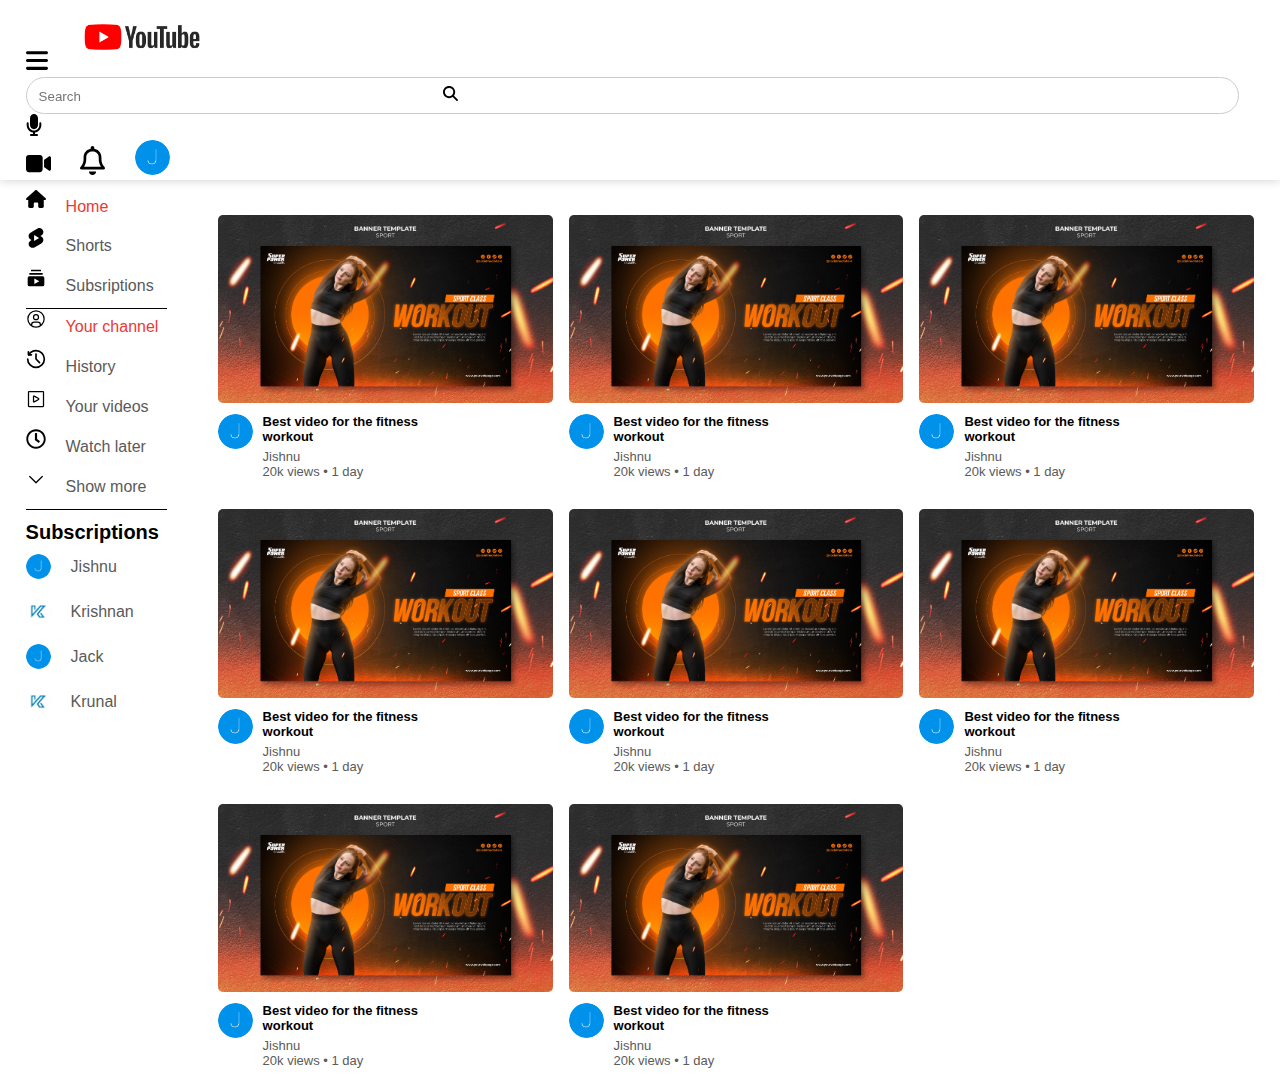
<file: index.html>
<!DOCTYPE html>
<html lang="en">
<head>
    <meta charset="UTF-8">
    <meta name="viewport" content="width=device-width, initial-scale=1.0">
    <title>Youtube Responsive</title>
    <link rel="icon" type="" href="images/youtube-favicon.svg">
    <!-- custom css -->
    <link rel="stylesheet" href="style.css">
    <!-- bootstrap css -->
    <link href="https://cdn.jsdelivr.net/npm/bootstrap@5.0.2/dist/css/bootstrap.min.css" rel="stylesheet" integrity="sha384-EVSTQN3/azprG1Anm3QDgpJLIm9Nao0Yz1ztcQTwFspd3yD65VohhpuuCOmLASjC" crossorigin="anonymous">
</head>
<body>
      <nav class="d-flex align-items-center">
        <div class="nav-left d-flex align-items-center">
          <img src="images/menu.svg" class="menu-icon" alt="menu-icon">
          <img src="images/youtubeoriginal.png" class="logo" alt="logo">
        </div>
        <div class="nav-middle d-flex align-items-center">
          <div class="search-box d-flex align-items-center">
            <input type="text" placeholder="Search">
            <img src="images/search.svg" alt="search">
          </div>
          <img src="images/mic.svg" alt="micicon" class="mic-icon">
        </div>
        <div class="nav-right d-flex align-items-center">
          <img src="images/post.svg" alt="post">
          <img src="images/notification.svg" alt="notification">
          <img src="images/j-letter.png" class="user-icon" alt="profile">
        </div>
      </nav>

    <!-- sidebar -->
  <div class="main-containerr ">
    <div class="sidebar">    
      <div class="shortcut-links d-flex flex-column pt-1">
        <a href=""><img src="images/home.svg" alt="home"><p>Home</p></a>
        <a href=""><img src="images/youtube-shorts.svg" alt="shorts"><p>Shorts</p></a>
        <a href=""><img src="images/youtube-subscription.svg" alt="Subsriptions"><p>Subsriptions</p></a>
      </div>
      <hr>
      <div class="shortcut-links">
        <a href=""><img src="images/user-avatar.svg" alt="my channel"><p>Your channel</p></a>
        <a href=""><img src="images/history.svg" alt="historty"><p>History</p></a>
        <a href=""><img src="images/media-video.svg" alt="videos"><p>Your videos</p></a>
        <a href=""><img src="images/clock.svg" alt="watch"><p>Watch later</p></a>
        <a href=""><img src="images/caret-down.svg" alt="ahow"><p>Show more</p></a>
      </div>
      <hr>
      <div class="subscribed-list">
        <h3>Subscriptions</h3>
        <a href=""><img src="images/j-letter.png" alt="Jishnu"><p>Jishnu</p></a>
        <a href=""><img src="images/k-letter.png" alt="krishnan"><p>Krishnan</p></a>
        <a href=""><img src="images/j-letter.png" alt="jack"><p>Jack</p></a>
        <a href=""><img src="images/k-letter.png" alt="krunal"><p>Krunal</p></a>
      </div>
    </div>

    <!-- main -->
    <div class="containerr">
      
      <div class="list-containerr">
        <!-- video 1 -->
        <div class="vid-list">
          <a href="play-video.html"><img src="images/thumbnail.jpg" alt="thumbnail" class="thumbnail"></a>
          <div class="flex-div">
            <img src="images/j-letter.png" alt="">
            <div class="vid-info">
              <a href="play-video.html">Best video for the fitness workout</a>
              <p>Jishnu</p>
              <p>20k views &bull; 1 day</p>
            </div>
          </div>
        </div>
        <!-- video 2 -->
        <div class="vid-list">
          <a href="play-video.html"><img src="images/thumbnail.jpg" alt="thumbnail" class="thumbnail"></a>
          <div class="flex-div">
            <img src="images/j-letter.png" alt="">
            <div class="vid-info">
              <a href="play-video.html">Best video for the fitness workout</a>
              <p>Jishnu</p>
              <p>20k views &bull; 1 day</p>
            </div>
          </div>
        </div>
        <!-- video 3 -->
        <div class="vid-list">
          <a href="play-video.html"><img src="images/thumbnail.jpg" alt="thumbnail" class="thumbnail"></a>
          <div class="flex-div">
            <img src="images/j-letter.png" alt="">
            <div class="vid-info">
              <a href="play-video.html">Best video for the fitness workout</a>
              <p>Jishnu</p>
              <p>20k views &bull; 1 day</p>
            </div>
          </div>
        </div>
        <!-- video 4 -->
        <div class="vid-list">
          <a href="play-video.html"><img src="images/thumbnail.jpg" alt="thumbnail" class="thumbnail"></a>
          <div class="flex-div">
            <img src="images/j-letter.png" alt="">
            <div class="vid-info">
              <a href="play-video.html">Best video for the fitness workout</a>
              <p>Jishnu</p>
              <p>20k views &bull; 1 day</p>
            </div>
          </div>
        </div>
        <!-- video 5 -->
        <div class="vid-list">
          <a href="play-video.html"><img src="images/thumbnail.jpg" alt="thumbnail" class="thumbnail"></a>
          <div class="flex-div">
            <img src="images/j-letter.png" alt="">
            <div class="vid-info">
              <a href="play-video.html">Best video for the fitness workout</a>
              <p>Jishnu</p>
              <p>20k views &bull; 1 day</p>
            </div>
          </div>
        </div>
        <!-- video 6 -->
        <div class="vid-list">
          <a href="play-video.html"><img src="images/thumbnail.jpg" alt="thumbnail" class="thumbnail"></a>
          <div class="flex-div">
            <img src="images/j-letter.png" alt="">
            <div class="vid-info">
              <a href="play-video.html">Best video for the fitness workout</a>
              <p>Jishnu</p>
              <p>20k views &bull; 1 day</p>
            </div>
          </div>
        </div>
        <!-- video 7 -->
        <div class="vid-list">
          <a href="play-video.html"><img src="images/thumbnail.jpg" alt="thumbnail" class="thumbnail"></a>
          <div class="flex-div">
            <img src="images/j-letter.png" alt="">
            <div class="vid-info">
              <a href="play-video.html">Best video for the fitness workout</a>
              <p>Jishnu</p>
              <p>20k views &bull; 1 day</p>
            </div>
          </div>
        </div>
        <!-- video 8 -->
        <div class="vid-list">
          <a href="play-video.html"><img src="images/thumbnail.jpg" alt="thumbnail" class="thumbnail"></a>
          <div class="flex-div">
            <img src="images/j-letter.png" alt="">
            <div class="vid-info">
              <a href="play-video.html">Best video for the fitness workout</a>
              <p>Jishnu</p>
              <p>20k views &bull; 1 day</p>
            </div>
          </div>
        </div>
        

      </div>
    </div>
  </div>



    <script src="youtube.js"></script>
    <!-- bootstrap script -->
    <script src="https://cdn.jsdelivr.net/npm/bootstrap@5.0.2/dist/js/bootstrap.bundle.min.js" integrity="sha384-MrcW6ZMFYlzcLA8Nl+NtUVF0sA7MsXsP1UyJoMp4YLEuNSfAP+JcXn/tWtIaxVXM" crossorigin="anonymous"></script>
</body>
</html>
</file>
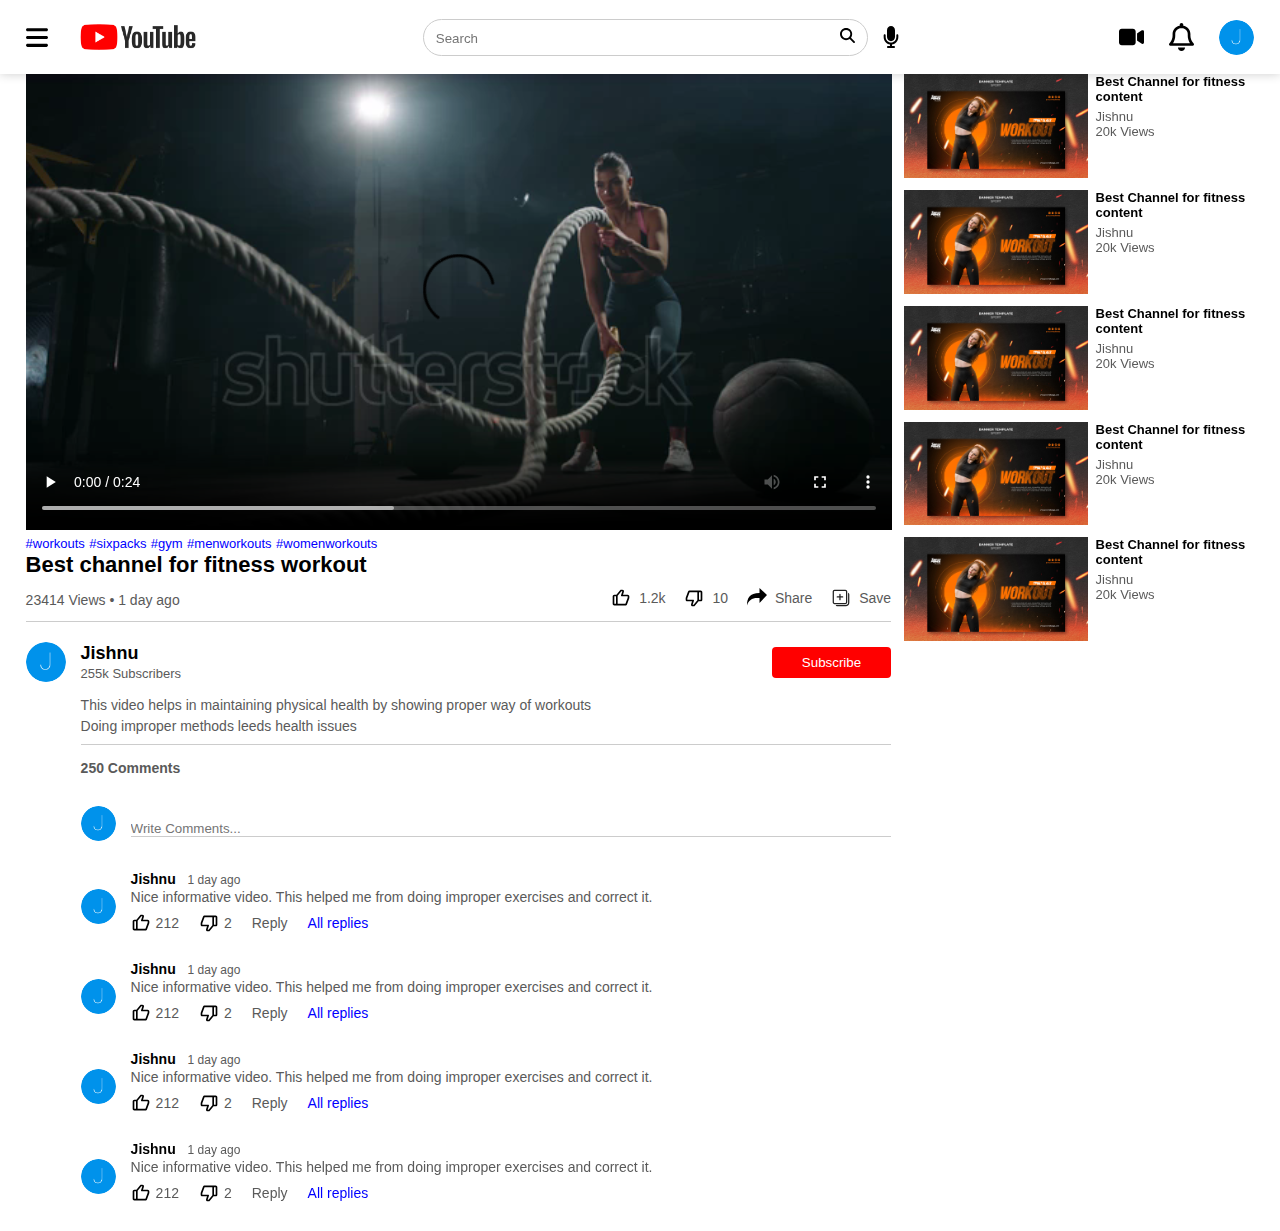
<file: play-video.html>
<!DOCTYPE html>
<html lang="en">
<head>
    <meta charset="UTF-8">
    <meta name="viewport" content="width=device-width, initial-scale=1.0">
    <title>Play Best video for the fitness workout</title>
    <link rel="icon" type="" href="images/youtube-favicon.svg">
    <!-- custom css -->
    <link rel="stylesheet" href="style.css">
</head>
<body>
    <nav class="d-flex align-items-center flex-div">
        <div class="nav-left d-flex align-items-center flex-div">
          <img src="images/menu.svg" class="menu-icon" alt="menu-icon">
          <img src="images/youtubeoriginal.png" class="logo" alt="logo">
        </div>
        <div class="nav-middle d-flex align-items-center flex-div">
          <div class="search-box d-flex align-items-center">
            <input type="text" placeholder="Search">
            <img src="images/search.svg" alt="search">
          </div>
          <img src="images/mic.svg" alt="micicon" class="mic-icon">
        </div>
        <div class="nav-right d-flex align-items-center flex-div">
          <img src="images/post.svg" alt="post">
          <img src="images/notification.svg" alt="notification">
          <img src="images/j-letter.png" class="user-icon" alt="profile">
        </div>
      </nav>

      <div class="container play-container">
        <div class="row">
            <div class="play-video">
                <video controls autoplay>
                    <source src="videos/workout-video-1.webm">
                </video>
                <div class="tags">
                    <a href="">#workouts</a>
                    <a href="">#sixpacks</a>
                    <a href="">#gym</a>
                    <a href="">#menworkouts</a>
                    <a href="">#womenworkouts</a>
                </div>
                <h3>Best channel for fitness workout</h3>
                <div class="play-video-info">
                    <p>23414 Views &bull; 1 day ago</p>
                    <div>
                        <a href=""><img src="images/like-light.svg" alt="like">1.2k</a>
                        <a href=""><img src="images/dislike.svg" alt="dislike">10</a>
                        <a href=""><img src="images/share.svg" alt="share">Share</a>
                        <a href=""><img src="images/save.svg" alt="save">Save</a>
                    </div>
                </div>
                <hr>
                <div class="publisher">
                    <img src="images/j-letter.png" alt="channel">
                    <div>
                        <p>Jishnu</p>
                        <span>255k Subscribers</span>
                    </div>
                    <button>Subscribe</button>
                </div>
                <div class="vid-description">
                    <p>This video helps in maintaining physical health by showing proper way of workouts</p>
                    <p>Doing improper methods leeds health issues</p>
                    <hr>
                    <h4>250 Comments</h4>
                    <div class="add-comment">
                        <img src="images/j-letter.png" alt="j-letter">
                        <input type="text" placeholder="Write Comments...">
                    </div>
                    <!-- comment 1 -->
                    <div class="old-comment">
                        <img src="images/j-letter.png" alt="channel">
                        <div>
                            <h3>Jishnu <span>1 day ago</span></h3>
                            <p>Nice informative video. This helped me from doing improper exercises and correct it.</p>
                            <div class="comment-action">
                                <img src="images/like-light.svg" alt="like">
                                <span>212</span>
                                <img src="images/dislike.svg" alt="dislike">
                                <span>2</span>
                                <span>Reply</span>
                                <a href="">All replies</a>
                            </div>
                        </div>
                    </div>
                    <!-- comment 2 -->
                    <div class="old-comment">
                        <img src="images/j-letter.png" alt="channel">
                        <div>
                            <h3>Jishnu <span>1 day ago</span></h3>
                            <p>Nice informative video. This helped me from doing improper exercises and correct it.</p>
                            <div class="comment-action">
                                <img src="images/like-light.svg" alt="like">
                                <span>212</span>
                                <img src="images/dislike.svg" alt="dislike">
                                <span>2</span>
                                <span>Reply</span>
                                <a href="">All replies</a>
                            </div>
                        </div>
                    </div>
                    <!-- comment 3 -->
                    <div class="old-comment">
                        <img src="images/j-letter.png" alt="channel">
                        <div>
                            <h3>Jishnu <span>1 day ago</span></h3>
                            <p>Nice informative video. This helped me from doing improper exercises and correct it.</p>
                            <div class="comment-action">
                                <img src="images/like-light.svg" alt="like">
                                <span>212</span>
                                <img src="images/dislike.svg" alt="dislike">
                                <span>2</span>
                                <span>Reply</span>
                                <a href="">All replies</a>
                            </div>
                        </div>
                    </div>
                    <!-- comment 4 -->
                    <div class="old-comment">
                        <img src="images/j-letter.png" alt="channel">
                        <div>
                            <h3>Jishnu <span>1 day ago</span></h3>
                            <p>Nice informative video. This helped me from doing improper exercises and correct it.</p>
                            <div class="comment-action">
                                <img src="images/like-light.svg" alt="like">
                                <span>212</span>
                                <img src="images/dislike.svg" alt="dislike">
                                <span>2</span>
                                <span>Reply</span>
                                <a href="">All replies</a>
                            </div>
                        </div>
                    </div>
                </div>
            </div>
            <div class="right-sidebar">
                <!-- side video 1 -->
                <div class="side-video-list">
                    <a class="small-thumbnail" href=""><img src="images/thumbnail.jpg" alt="thumbnail"></a>
                    <div class="vid-info">
                        <a href="">Best Channel for fitness content</a>
                        <p>Jishnu</p>
                        <p>20k Views</p>
                    </div>
                </div>
                <!-- side video 2 -->
                <div class="side-video-list">
                    <a class="small-thumbnail" href=""><img src="images/thumbnail.jpg" alt="thumbnail"></a>
                    <div class="vid-info">
                        <a href="">Best Channel for fitness content</a>
                        <p>Jishnu</p>
                        <p>20k Views</p>
                    </div>
                </div>
                <!-- side video 3 -->
                <div class="side-video-list">
                    <a class="small-thumbnail" href=""><img src="images/thumbnail.jpg" alt="thumbnail"></a>
                    <div class="vid-info">
                        <a href="">Best Channel for fitness content</a>
                        <p>Jishnu</p>
                        <p>20k Views</p>
                    </div>
                </div>
                <!-- side video 4 -->
                <div class="side-video-list">
                    <a class="small-thumbnail" href=""><img src="images/thumbnail.jpg" alt="thumbnail"></a>
                    <div class="vid-info">
                        <a href="">Best Channel for fitness content</a>
                        <p>Jishnu</p>
                        <p>20k Views</p>
                    </div>
                </div>
                <!-- side video 5 -->
                <div class="side-video-list">
                    <a class="small-thumbnail" href=""><img src="images/thumbnail.jpg" alt="thumbnail"></a>
                    <div class="vid-info">
                        <a href="">Best Channel for fitness content</a>
                        <p>Jishnu</p>
                        <p>20k Views</p>
                    </div>
                </div>

            </div>
        </div>
      </div>
</body>
</html>
</file>
<file: style.css>
*{
    box-sizing: border-box;
    margin: 0;
    padding: 0;
    font-family: Arial, Helvetica, sans-serif;
}
a{
    text-decoration: none;
    color: #5a5a5a;
}
img{
    cursor: pointer;
}
.flex-div{
    display: flex;
    align-items: center;
}
.float-right{
    display: flex;
    float: right;
}
 
nav{
    padding: 1px 2%;
    justify-content: space-between;
    box-shadow: 0 0 10px rgba(0, 0, 0, 0.2);
    background-color: #fff;
    position: sticky;
    top: 0;
    z-index: 10;

}
.nav-right img{
    width: 25px;
    margin-right: 25px;
}
.nav-right .user-icon{
    width: 35px;
    border-radius: 50%;
    margin-right: 0;
}
.nav-left .menu-icon{
    width: 22px;
    margin-right: 25px;
}
.nav-left .logo{
    width: 130px;
}
.nav-middle .mic-icon{
    width: 16px;
}
.nav-middle .search-box{
    border: 1px solid #ccc;
    margin-right: 15px;
    padding: 8px 12px;
    border-radius: 25px;
}

.nav-middle .search-box input{
    width: 400px;
    border: 0;
    outline: 0;
    background-color: transparent;
}
.nav-middle .search-box img{
    width: 15px;
}
.main-containerr{
    width: 100%;
    display: flex;
}

.sidebar{
    width: 15%;
    background-color: #fff;
    height: 100vh;
    overflow-y: scroll;
    overflow-x: hidden;
    padding-left: 2%;
    padding-top: 10px;
    line-height: 0.2;
}
::-webkit-scrollbar{
    width: .75em;
}
::-webkit-scrollbar-track{
    border-radius: 100vw;
    margin-block: 0.5em;
}
::-webkit-scrollbar-thumb{
    border-radius: 100vw;
    background-color: #c1c1c1;
}
.shortcut-links{
    width: 100%;
}
.shortcut-links p{
    padding-top: 15px;
}
.shortcut-links a img{
    width: 20px;
    margin-right: 20px;
}
.shortcut-links a{
    
    display: flex;
    align-items: center;
    margin-bottom: 20px;
    width: fit-content;
    flex-wrap: wrap;
    text-decoration: none;
}
.shortcut-links a:first-child{
    color: #ed3833;
}
.sidebar hr{
    border: 0;
    height: 1px;
    background: black;
    width: 85%;
}
.subscribed-list h3{
    font-size: 20px;
    margin: 20px 0;
    color: black;
}
.subscribed-list a{
    display: flex;
    align-items: center;
    margin-bottom: 20px;
    width: fit-content;
    flex-wrap: wrap;
}
.subscribed-list a img{
    width: 25px;
    border-radius: 50%;
    margin-right: 20px;
}
.small-sidebar{
    width: 5%;
    overflow: hidden;
}
.small-sidebar a p{
    display: none;
}
.small-sidebar h3{
    display: none;
}
.small-sidebar hr{
    width: 50%;
    margin-bottom: 25px;
}
.containerr{
    background-color: #fff;
    width: 85%;
    padding-left: 2%;
    padding-right: 2%;
    padding-top: 20px;
    padding-bottom: 20px;
}
.large-containerr{
    padding-left: 2.5%;
    padding-right: 2.5%;
    width: 95%;
}
.list-containerr{
    display: grid;
    grid-template-columns: repeat(auto-fit, minmax(250px,1fr));
    grid-column-gap: 16px;
    grid-row-gap: 30px;
    margin-top: 15px;

}
.vid-list .thumbnail{
    width: 100%;
    border-radius: 5px;
}
.vid-list .flex-div{
    align-items: flex-start;
    margin-top: 7px;

}
.vid-list .flex-div img{
    width: 35px;
    margin-right: 10px;
    border-radius: 50%;
}
.vid-info{
    color: #5a5a5a;
    font-size: 13px;

}
.vid-info a{
    color: black;
    font-weight: 600;
    display: block;
    margin-bottom: 5px;
}

@media (max-width: 1170px){
    .sidebar .shortcut-links p{
        display: none;
    }
    .sidebar{
        overflow: hidden;
    }
    .containerr, .large-containerr{
        padding-left: 2.5%;
        padding-right: 2.5%;
        width: 95%;

    }
    .small-sidebar, .sidebar{
        width: 5%;
    }
    .sidebar .subscribed-list h3{
        display: none;
    }
    .sidebar .subscribed-list p{
        display: none;
    }
}

@media (max-width: 900px){
    .menu-icon{
        display: none;
    }
    .sidebar{
        display: none;
    }
    .containerr, .large-containerr{
        width: 100%;
        padding-left: 2%;
        padding-right: 2%;

    }
    .nav-right img{
        display: none;
    }
    .nav-right .user-icon{
        display: block;
        width: 30px;
    }
    .nav-middle .search-box input{
        width: 100px;

    }
    .nav-middle .mic-icon{
        display: none;
    }
    .logo{
        width: 90px;
    }
}


/* play video page */

.play-container{
    padding-left: 2%;
}
.row{
    display: flex;
    justify-content: space-between;
    flex-wrap: wrap;
}
.play-video{
    flex-basis: 69%;
}
.right-sidebar{
    flex-basis: 30%;
}
.play-video video{
    width: 100%;
}
.side-video-list{
    display: flex;
    justify-content: space-between;
    margin-bottom: 8px;
}
.side-video-list img{
    width: 100%;
}
.side-video-list .small-thumbnail{
    flex-basis: 49%;
}
.side-video-list ,.vid-info{
    flex-basis: 49%;
}
.play-video .tags a{
    color: #0000ff;
    font-size: 13px;
}
.play-video h3{
    font-weight: 600;
    font-size: 22px;
}
.play-video .play-video-info{
    display: flex;
    align-items: center;
    justify-content: space-between;
    flex-wrap: wrap;
    margin-top: 10px;
    font-size: 14px;
    color: #5a5a5a;
}
.play-video .play-video-info a img{
    width: 20px;
    margin-right: 8px;
}
.play-video .play-video-info a{
    display: inline-flex;
    align-items: center;
    margin-left: 15px;
}
.play-video hr{
    border: 0;
    height: 1px;
    background-color: #ccc;
    margin: 10px 0;
}
.publisher{
    display: flex;
    align-items: center;
    margin-top: 20px;
}
.publisher div{
    flex: 1;
}
.publisher img{
    width: 40px;
    border-radius: 50%;
    margin-right: 15px;
}
.publisher div p{
    color: #000;
    font-weight: 600;
    font-size: 18px;
}
.publisher div span{
    font-size: 13px;
    color: #5a5a5a;
}
.publisher button{
    background-color: red;
    color: #fff;
    padding: 8px 30px;
    border: 0;
    outline: 0;
    border-radius: 4px;
    cursor: pointer;
}
.vid-description{
    padding-left: 55px;
    margin: 15px 0;
}
.vid-description p{
    font-size: 14px;
    margin-bottom: 5px;
    color: #5a5a5a;
}
.vid-description h4{
    font-size: 14px;
    color: #5a5a5a;
    margin-top: 15px;

}
.add-comment{
    display: flex;
    align-items: center;
    margin: 30px 0;
}
.add-comment img{
    width: 35px;
    border-radius: 50%;
    margin-right: 15px;
}
.add-comment input{
    border: 0;
    outline: 0;
    border-bottom: 1px solid #ccc;
    width: 100%;
    padding-top: 10px;
    background: transparent;
}
.old-comment{
    display: flex;
    align-items: center;
    margin: 20px 0;
}
.old-comment img{
    width: 35px;
    border-radius: 50%;
    margin-right: 15px;
}
.old-comment h3{
    font-size: 14px;
    margin-bottom: 2px;
}
.old-comment h3 span{
    font-size: 12px;
    color: #5a5a5a;
    font-weight: 500;
    margin-left: 8px;
}
.old-comment .comment-action{
    display: flex;
    align-items: center;
    margin: 8px 0;
    font-size: 14px;
}
.old-comment .comment-action img{
    border-radius: 0;
    width: 20px;
    margin-right: 5px;
}
.old-comment .comment-action span{
    margin-right: 20px;
    color: #5a5a5a;
}
.old-comment .comment-action a{
    color: #0000ff;
}


@media (max-width:900px){
    .play-video{
        flex-basis: 100%;
    }
    .right-sidebar{
        flex-basis: 100%;
    }
    .play-container{
        padding-left: 5%;
    }
    .vid-description{
        padding-left: 0;
    }
    .play-video .play-video-info a{
        margin-left: 0;
        margin-right: 15px;
        margin-top: 15px;
    }
}
</file>
